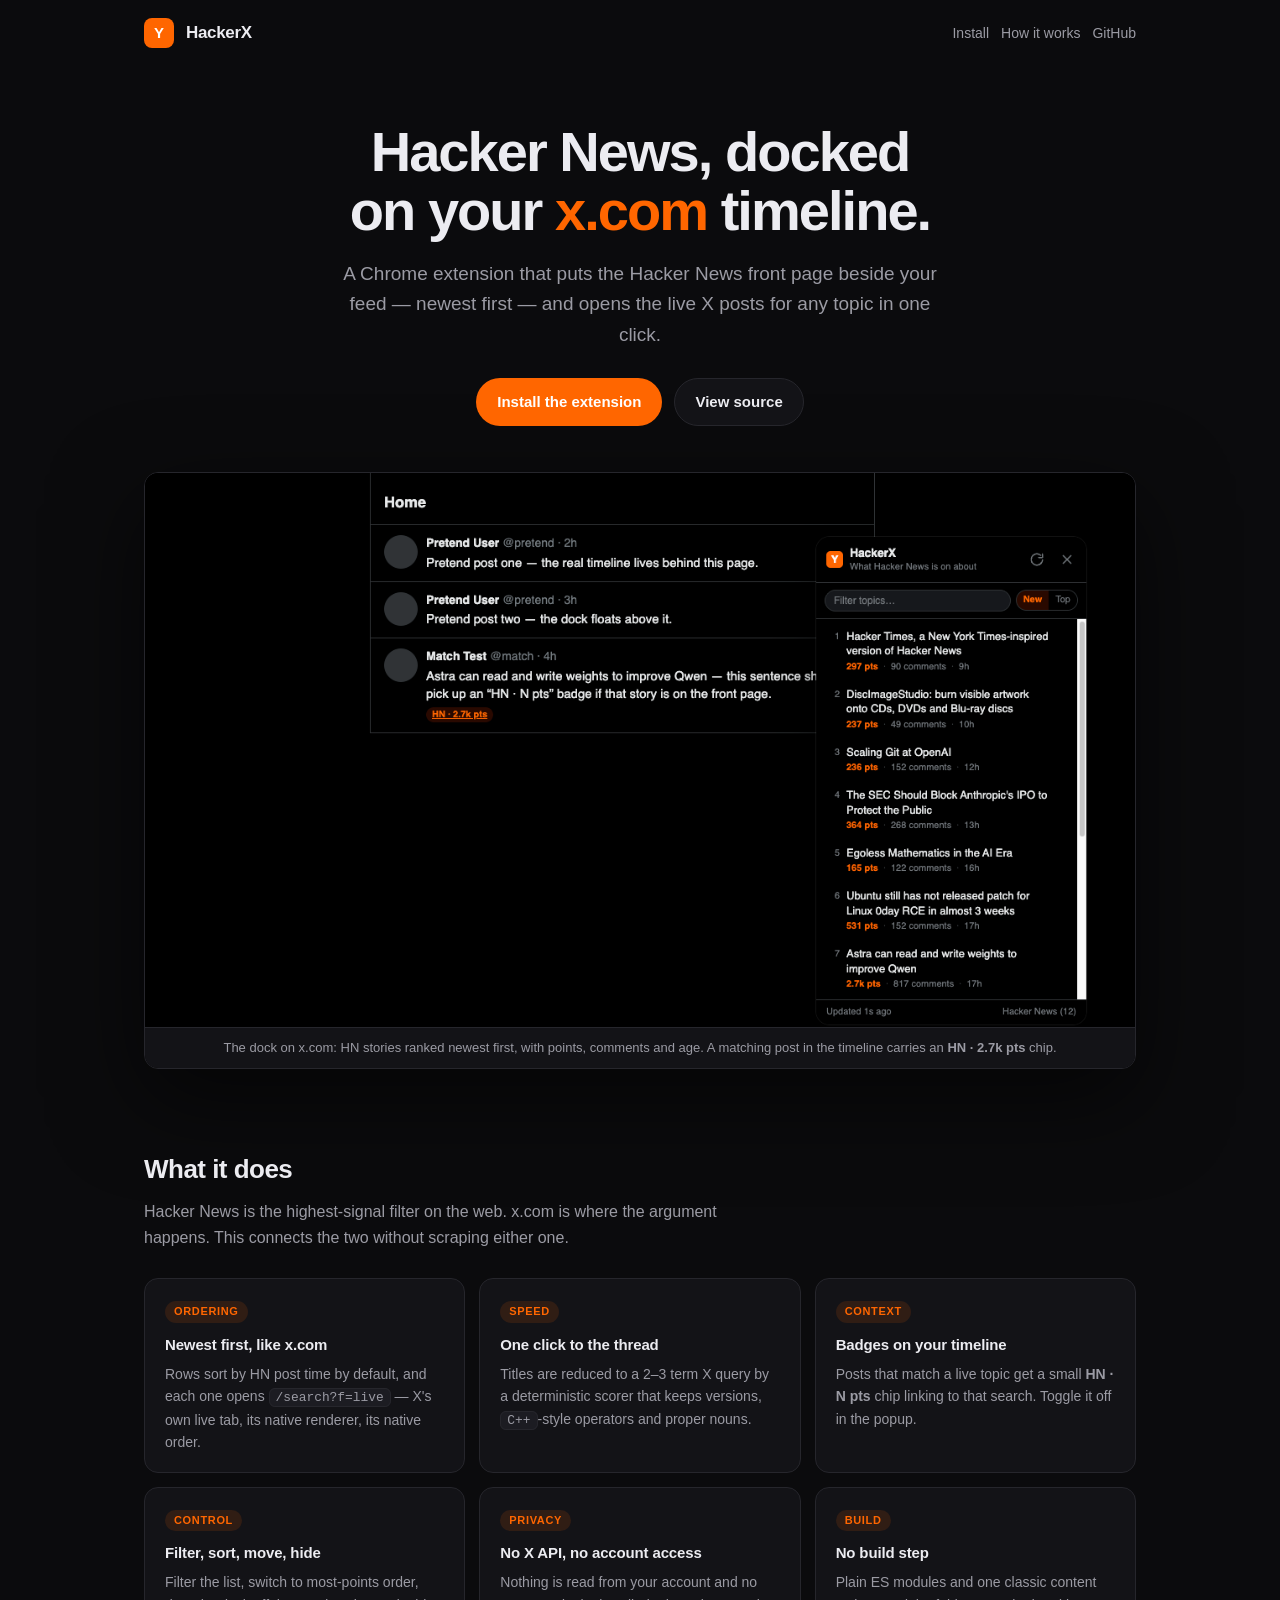
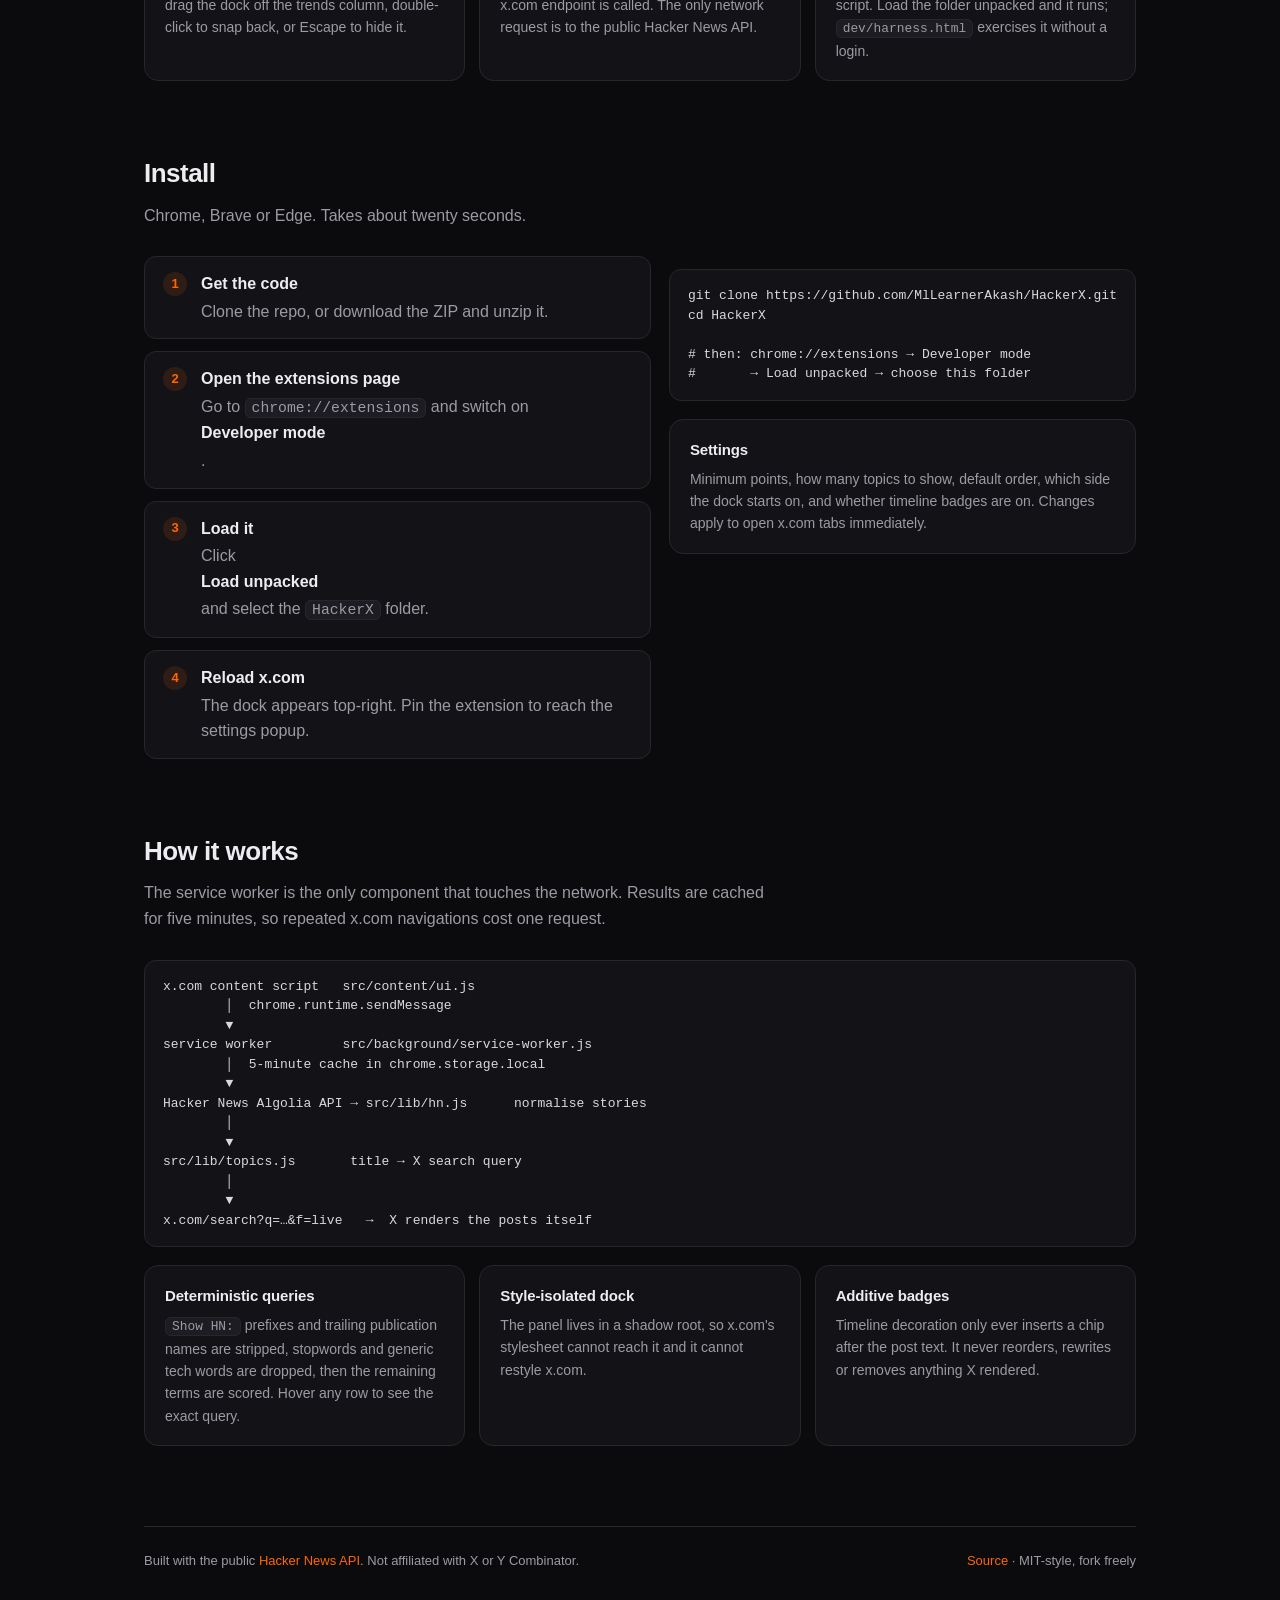
<file: docs/index.html>
<!DOCTYPE html>
<html lang="en">
  <head>
    <meta charset="utf-8" />
    <meta name="viewport" content="width=device-width, initial-scale=1" />
    <title>HackerX — Hacker News topics on x.com</title>
    <meta
      name="description"
      content="A Chrome extension that docks the Hacker News front page onto x.com, newest first, and jumps straight to the live posts for each topic."
    />
    <meta name="theme-color" content="#0b0b0d" />
    <meta property="og:title" content="HackerX — Hacker News topics on x.com" />
    <meta
      property="og:description"
      content="A Chrome extension that docks the Hacker News front page onto x.com, newest first, and jumps straight to the live posts for each topic."
    />
    <meta property="og:image" content="screenshot.png" />
    <link rel="icon" href="icon.png" />
    <style>
      :root {
        color-scheme: dark;
        --bg: #0b0b0d;
        --panel: #131317;
        --line: #26262c;
        --fg: #ececf1;
        --dim: #9b9ba4;
        --accent: #ff6600;
        --accent-soft: rgba(255, 102, 0, 0.12);
        --mono: ui-monospace, SFMono-Regular, "SF Mono", Menlo, Consolas, monospace;
      }
      * {
        box-sizing: border-box;
      }
      html {
        scroll-behavior: smooth;
      }
      body {
        margin: 0;
        background: var(--bg);
        color: var(--fg);
        font: 16px/1.6 -apple-system, BlinkMacSystemFont, "Segoe UI", Roboto, Helvetica, Arial, sans-serif;
        -webkit-font-smoothing: antialiased;
      }
      a {
        color: var(--accent);
        text-decoration: none;
      }
      a:hover {
        text-decoration: underline;
      }
      .wrap {
        max-width: 1040px;
        margin: 0 auto;
        padding: 0 24px;
      }
      nav {
        display: flex;
        align-items: center;
        gap: 12px;
        padding: 18px 0;
      }
      .mark {
        width: 30px;
        height: 30px;
        border-radius: 8px;
        background: var(--accent);
        color: #fff;
        font-weight: 800;
        display: grid;
        place-items: center;
        font-size: 15px;
        flex: none;
      }
      .name {
        font-weight: 750;
        letter-spacing: -0.02em;
        font-size: 17px;
      }
      nav .spacer {
        flex: 1;
      }
      nav a.link {
        color: var(--dim);
        font-size: 14px;
        font-weight: 500;
      }
      nav a.link:hover {
        color: var(--fg);
        text-decoration: none;
      }

      header.hero {
        padding: 56px 0 8px;
        text-align: center;
      }
      h1 {
        font-size: clamp(34px, 6vw, 56px);
        line-height: 1.06;
        letter-spacing: -0.035em;
        margin: 0 0 18px;
        font-weight: 800;
      }
      h1 em {
        font-style: normal;
        color: var(--accent);
      }
      .sub {
        font-size: clamp(16px, 2.2vw, 19px);
        color: var(--dim);
        max-width: 620px;
        margin: 0 auto 28px;
      }
      .cta {
        display: flex;
        gap: 12px;
        justify-content: center;
        flex-wrap: wrap;
      }
      .btn {
        display: inline-flex;
        align-items: center;
        gap: 8px;
        padding: 11px 20px;
        border-radius: 999px;
        font-weight: 650;
        font-size: 15px;
        border: 1px solid transparent;
      }
      .btn.primary {
        background: var(--accent);
        color: #fff;
      }
      .btn.primary:hover {
        background: #ff7a1f;
        text-decoration: none;
      }
      .btn.ghost {
        border-color: var(--line);
        color: var(--fg);
        background: var(--panel);
      }
      .btn.ghost:hover {
        border-color: #3a3a42;
        text-decoration: none;
      }
      .shot {
        margin: 46px 0 0;
        border-radius: 14px;
        overflow: hidden;
        border: 1px solid var(--line);
        box-shadow: 0 30px 90px rgba(0, 0, 0, 0.6);
        background: #000;
      }
      .shot img {
        display: block;
        width: 100%;
        height: auto;
      }
      .shot figcaption {
        padding: 10px 16px;
        color: var(--dim);
        font-size: 13px;
        border-top: 1px solid var(--line);
        background: var(--panel);
      }

      section {
        padding: 72px 0 0;
      }
      h2 {
        font-size: 26px;
        letter-spacing: -0.02em;
        margin: 0 0 8px;
      }
      .lede {
        color: var(--dim);
        margin: 0 0 28px;
        max-width: 640px;
      }
      .grid {
        display: grid;
        grid-template-columns: repeat(auto-fit, minmax(248px, 1fr));
        gap: 14px;
      }
      .card {
        background: var(--panel);
        border: 1px solid var(--line);
        border-radius: 14px;
        padding: 18px 20px;
      }
      .card h3 {
        margin: 0 0 6px;
        font-size: 15px;
        letter-spacing: -0.01em;
      }
      .card p {
        margin: 0;
        color: var(--dim);
        font-size: 14px;
      }
      .card .tag {
        display: inline-block;
        font-size: 11px;
        font-weight: 700;
        letter-spacing: 0.06em;
        text-transform: uppercase;
        color: var(--accent);
        background: var(--accent-soft);
        border-radius: 999px;
        padding: 2px 9px;
        margin-bottom: 10px;
      }

      ol.steps {
        counter-reset: step;
        list-style: none;
        padding: 0;
        margin: 0;
        display: grid;
        gap: 12px;
      }
      ol.steps li {
        counter-increment: step;
        position: relative;
        padding: 14px 18px 14px 56px;
        background: var(--panel);
        border: 1px solid var(--line);
        border-radius: 12px;
        color: var(--dim);
      }
      ol.steps li b {
        color: var(--fg);
        display: block;
        margin-bottom: 2px;
      }
      ol.steps li::before {
        content: counter(step);
        position: absolute;
        left: 18px;
        top: 15px;
        width: 24px;
        height: 24px;
        border-radius: 999px;
        background: var(--accent-soft);
        color: var(--accent);
        font-weight: 700;
        font-size: 13px;
        display: grid;
        place-items: center;
      }
      code {
        font-family: var(--mono);
        font-size: 0.92em;
        background: #1c1c22;
        border: 1px solid var(--line);
        border-radius: 6px;
        padding: 1px 6px;
      }
      pre {
        background: var(--panel);
        border: 1px solid var(--line);
        border-radius: 12px;
        padding: 16px 18px;
        overflow-x: auto;
        font-family: var(--mono);
        font-size: 13px;
        line-height: 1.5;
        color: #d8d8de;
      }
      pre code {
        background: none;
        border: 0;
        padding: 0;
        font-size: inherit;
      }
      .split {
        display: grid;
        grid-template-columns: 1.05fr 0.95fr;
        gap: 18px;
        align-items: start;
      }
      @media (max-width: 760px) {
        .split {
          grid-template-columns: 1fr;
        }
        header.hero {
          padding-top: 32px;
        }
      }
      footer {
        margin-top: 80px;
        border-top: 1px solid var(--line);
        padding: 24px 0 40px;
        color: var(--dim);
        font-size: 13px;
        display: flex;
        gap: 16px;
        flex-wrap: wrap;
        justify-content: space-between;
      }
    </style>
  </head>
  <body>
    <div class="wrap">
      <nav>
        <div class="mark">Y</div>
        <div class="name">HackerX</div>
        <div class="spacer"></div>
        <a class="link" href="#install">Install</a>
        <a class="link" href="#how">How it works</a>
        <a class="link" href="https://github.com/MlLearnerAkash/HackerX">GitHub</a>
      </nav>

      <header class="hero">
        <h1>Hacker News, docked<br />on your <em>x.com</em> timeline.</h1>
        <p class="sub">
          A Chrome extension that puts the Hacker News front page beside your feed — newest first —
          and opens the live X posts for any topic in one click.
        </p>
        <div class="cta">
          <a class="btn primary" href="#install">Install the extension</a>
          <a class="btn ghost" href="https://github.com/MlLearnerAkash/HackerX">View source</a>
        </div>

        <figure class="shot">
          <img src="screenshot.png" alt="The HackerX dock on an x.com timeline, listing Hacker News stories with points and comment counts." />
          <figcaption>
            The dock on x.com: HN stories ranked newest first, with points, comments and age. A matching
            post in the timeline carries an <b>HN · 2.7k pts</b> chip.
          </figcaption>
        </figure>
      </header>

      <section id="features">
        <h2>What it does</h2>
        <p class="lede">
          Hacker News is the highest-signal filter on the web. x.com is where the argument happens. This
          connects the two without scraping either one.
        </p>
        <div class="grid">
          <div class="card">
            <span class="tag">Ordering</span>
            <h3>Newest first, like x.com</h3>
            <p>
              Rows sort by HN post time by default, and each one opens
              <code>/search?f=live</code> — X's own live tab, its native renderer, its native order.
            </p>
          </div>
          <div class="card">
            <span class="tag">Speed</span>
            <h3>One click to the thread</h3>
            <p>
              Titles are reduced to a 2–3 term X query by a deterministic scorer that keeps versions,
              <code>C++</code>-style operators and proper nouns.
            </p>
          </div>
          <div class="card">
            <span class="tag">Context</span>
            <h3>Badges on your timeline</h3>
            <p>
              Posts that match a live topic get a small <b>HN · N pts</b> chip linking to that search.
              Toggle it off in the popup.
            </p>
          </div>
          <div class="card">
            <span class="tag">Control</span>
            <h3>Filter, sort, move, hide</h3>
            <p>
              Filter the list, switch to most-points order, drag the dock off the trends column,
              double-click to snap back, or Escape to hide it.
            </p>
          </div>
          <div class="card">
            <span class="tag">Privacy</span>
            <h3>No X API, no account access</h3>
            <p>
              Nothing is read from your account and no x.com endpoint is called. The only network
              request is to the public Hacker News API.
            </p>
          </div>
          <div class="card">
            <span class="tag">Build</span>
            <h3>No build step</h3>
            <p>
              Plain ES modules and one classic content script. Load the folder unpacked and it runs;
              <code>dev/harness.html</code> exercises it without a login.
            </p>
          </div>
        </div>
      </section>

      <section id="install">
        <h2>Install</h2>
        <p class="lede">Chrome, Brave or Edge. Takes about twenty seconds.</p>
        <div class="split">
          <ol class="steps">
            <li>
              <b>Get the code</b>
              Clone the repo, or download the ZIP and unzip it.
            </li>
            <li>
              <b>Open the extensions page</b>
              Go to <code>chrome://extensions</code> and switch on <b>Developer mode</b>.
            </li>
            <li>
              <b>Load it</b>
              Click <b>Load unpacked</b> and select the <code>HackerX</code> folder.
            </li>
            <li>
              <b>Reload x.com</b>
              The dock appears top-right. Pin the extension to reach the settings popup.
            </li>
          </ol>
          <div>
            <pre><code>git clone https://github.com/MlLearnerAkash/HackerX.git
cd HackerX

# then: chrome://extensions → Developer mode
#       → Load unpacked → choose this folder</code></pre>
            <div class="card" style="margin-top: 18px">
              <h3>Settings</h3>
              <p>
                Minimum points, how many topics to show, default order, which side the dock starts on,
                and whether timeline badges are on. Changes apply to open x.com tabs immediately.
              </p>
            </div>
          </div>
        </div>
      </section>

      <section id="how">
        <h2>How it works</h2>
        <p class="lede">
          The service worker is the only component that touches the network. Results are cached for five
          minutes, so repeated x.com navigations cost one request.
        </p>
        <pre><code>x.com content script   src/content/ui.js
        │  chrome.runtime.sendMessage
        ▼
service worker         src/background/service-worker.js
        │  5-minute cache in chrome.storage.local
        ▼
Hacker News Algolia API → src/lib/hn.js      normalise stories
        │
        ▼
src/lib/topics.js       title → X search query
        │
        ▼
x.com/search?q=…&amp;f=live   →  X renders the posts itself</code></pre>
        <div class="grid" style="margin-top: 18px">
          <div class="card">
            <h3>Deterministic queries</h3>
            <p>
              <code>Show HN:</code> prefixes and trailing publication names are stripped, stopwords and
              generic tech words are dropped, then the remaining terms are scored. Hover any row to see
              the exact query.
            </p>
          </div>
          <div class="card">
            <h3>Style-isolated dock</h3>
            <p>
              The panel lives in a shadow root, so x.com's stylesheet cannot reach it and it cannot
              restyle x.com.
            </p>
          </div>
          <div class="card">
            <h3>Additive badges</h3>
            <p>
              Timeline decoration only ever inserts a chip after the post text. It never reorders,
              rewrites or removes anything X rendered.
            </p>
          </div>
        </div>
      </section>

      <footer>
        <span>Built with the public <a href="https://hn.algolia.com/api">Hacker News API</a>. Not affiliated with X or Y Combinator.</span>
        <span><a href="https://github.com/MlLearnerAkash/HackerX">Source</a> · MIT-style, fork freely</span>
      </footer>
    </div>
  </body>
</html>
</file>
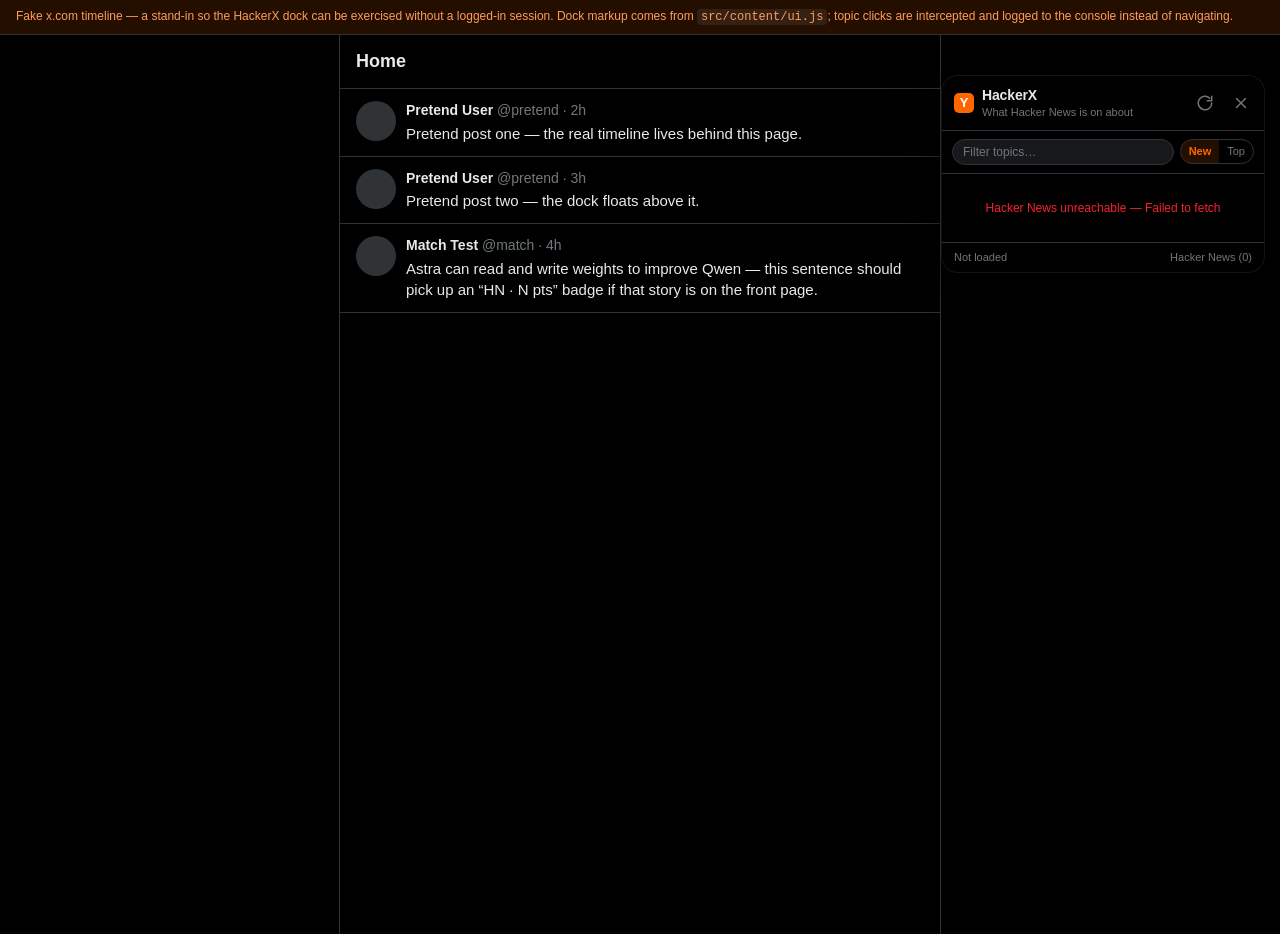
<file: dev/harness.html>
<!DOCTYPE html>
<html lang="en" data-theme="dark">
  <head>
    <meta charset="utf-8" />
    <meta name="viewport" content="width=device-width, initial-scale=1" />
    <title>HackerX dev harness</title>
    <style>
      :root {
        color-scheme: dark;
      }
      body {
        margin: 0;
        min-height: 100vh;
        background: #000;
        color: #e7e9ea;
        font: 15px/1.4 -apple-system, "Segoe UI", Roboto, Helvetica, Arial, sans-serif;
      }
      .notice {
        position: sticky;
        top: 0;
        z-index: 5;
        padding: 8px 16px;
        background: rgba(255, 102, 0, 0.14);
        border-bottom: 1px solid #2f3336;
        color: #ff9c5b;
        font-size: 12px;
      }
      .notice code {
        background: rgba(255, 255, 255, 0.08);
        padding: 1px 4px;
        border-radius: 4px;
      }
      main {
        max-width: 600px;
        margin: 0 auto;
        border-left: 1px solid #2f3336;
        border-right: 1px solid #2f3336;
        min-height: 100vh;
      }
      h1 {
        font-size: 18px;
        margin: 0;
        padding: 14px 16px;
        border-bottom: 1px solid #2f3336;
      }
      article[data-testid="tweet"] {
        display: flex;
        gap: 10px;
        padding: 12px 16px;
        border-bottom: 1px solid #2f3336;
      }
      .avatar {
        width: 40px;
        height: 40px;
        border-radius: 999px;
        background: #2f3336;
        flex: none;
      }
      .who {
        color: #71787d;
        font-size: 14px;
      }
      .who b {
        color: #e7e9ea;
        font-weight: 700;
      }
      [data-testid="tweetText"] {
        margin-top: 2px;
        white-space: pre-wrap;
      }
    </style>
  </head>
  <body>
    <div class="notice">
      Fake x.com timeline — a stand-in so the HackerX dock can be exercised without a
      logged-in session. Dock markup comes from <code>src/content/ui.js</code>; topic
      clicks are intercepted and logged to the console instead of navigating.
    </div>
    <main>
      <h1>Home</h1>

      <article data-testid="tweet">
        <div class="avatar"></div>
        <div>
          <div class="who"><b>Pretend User</b> @pretend · 2h</div>
          <div data-testid="tweetText">Pretend post one — the real timeline lives behind this page.</div>
        </div>
      </article>

      <article data-testid="tweet">
        <div class="avatar"></div>
        <div>
          <div class="who"><b>Pretend User</b> @pretend · 3h</div>
          <div data-testid="tweetText">Pretend post two — the dock floats above it.</div>
        </div>
      </article>

      <article data-testid="tweet">
        <div class="avatar"></div>
        <div>
          <div class="who"><b>Match Test</b> @match · 4h</div>
          <div data-testid="tweetText">Astra can read and write weights to improve Qwen — this sentence should pick up an “HN · N pts” badge if that story is on the front page.</div>
        </div>
      </article>
    </main>

    <script src="../src/content/ui.js"></script>
  </body>
</html>
</file>
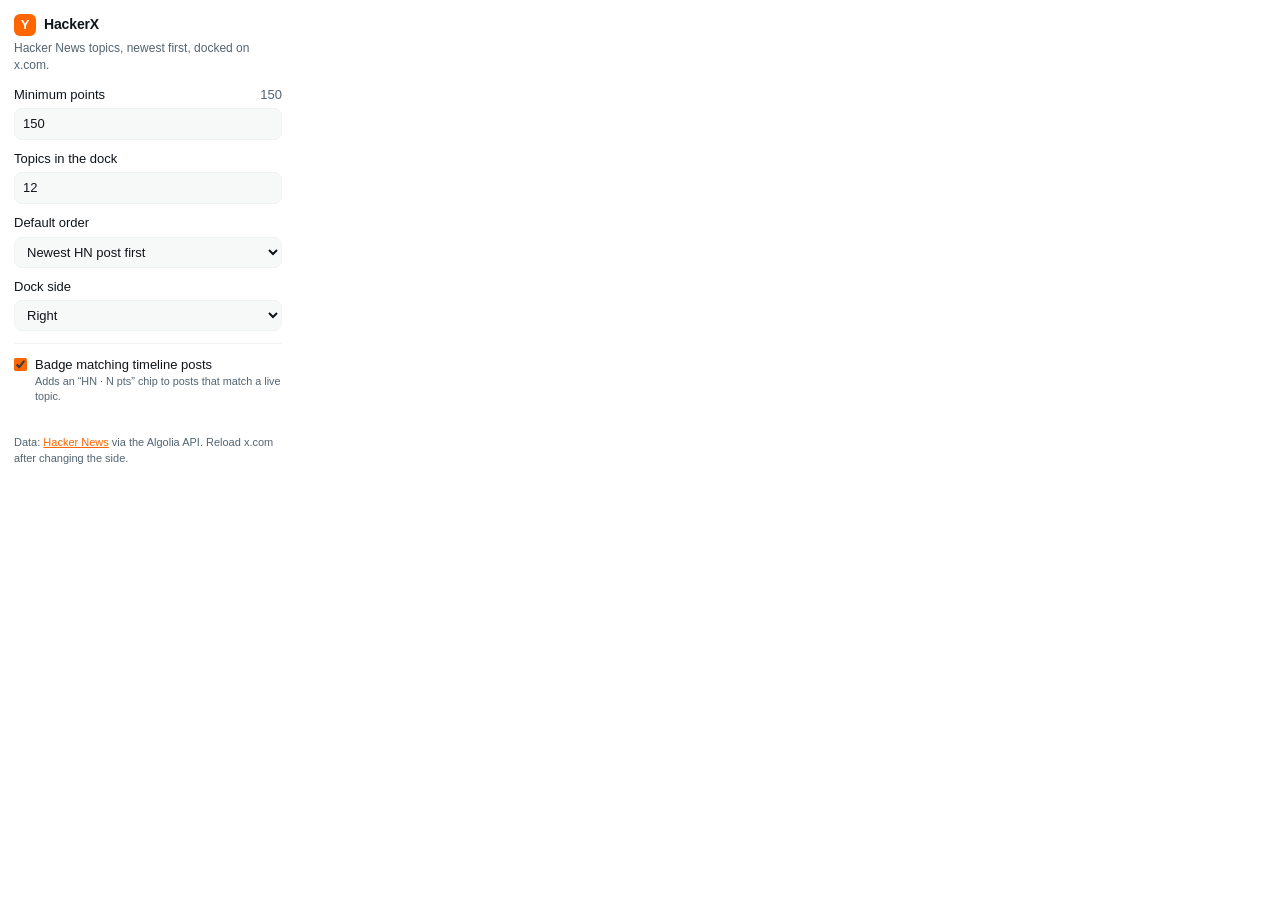
<file: src/popup/popup.html>
<!DOCTYPE html>
<html lang="en">
  <head>
    <meta charset="utf-8" />
    <title>HackerX</title>
    <style>
      :root {
        color-scheme: light dark;
        --bg: #ffffff;
        --fg: #0f1419;
        --dim: #536471;
        --line: #eff3f4;
        --accent: #ff6600;
        --field: #f7f9f9;
      }
      @media (prefers-color-scheme: dark) {
        :root {
          --bg: #000000;
          --fg: #e7e9ea;
          --dim: #71787d;
          --line: #2f3336;
          --field: #16181c;
        }
      }
      * { box-sizing: border-box; }
      body {
        margin: 0;
        width: 296px;
        padding: 14px;
        background: var(--bg);
        color: var(--fg);
        font: 13px/1.4 -apple-system, "Segoe UI", Roboto, Helvetica, Arial, sans-serif;
      }
      header { display: flex; align-items: center; gap: 8px; margin-bottom: 4px; }
      .logo {
        width: 22px; height: 22px; border-radius: 6px; background: var(--accent);
        color: #fff; font-weight: 700; display: grid; place-items: center; font-size: 13px;
      }
      h1 { font-size: 14px; margin: 0; letter-spacing: -0.01em; }
      p.lede { color: var(--dim); margin: 0 0 12px; font-size: 12px; }
      label { display: block; margin-bottom: 10px; }
      .label-row { display: flex; justify-content: space-between; align-items: baseline; }
      .label-row span { color: var(--dim); }
      input[type="number"], select {
        width: 100%;
        margin-top: 4px;
        padding: 6px 8px;
        border: 1px solid var(--line);
        border-radius: 8px;
        background: var(--field);
        color: var(--fg);
        font: inherit;
      }
      .check { display: flex; gap: 8px; align-items: flex-start; }
      .check input { margin: 2px 0 0; accent-color: var(--accent); }
      .check small { display: block; color: var(--dim); }
      hr { border: 0; border-top: 1px solid var(--line); margin: 12px 0; }
      #status { color: var(--accent); font-size: 12px; min-height: 15px; }
      footer { color: var(--dim); font-size: 11px; margin-top: 6px; }
      a { color: var(--accent); }
    </style>
  </head>
  <body>
    <header>
      <div class="logo">Y</div>
      <h1>HackerX</h1>
    </header>
    <p class="lede">Hacker News topics, newest first, docked on x.com.</p>

    <label>
      <span class="label-row">Minimum points <span id="pts-hint">150</span></span>
      <input id="minPoints" type="number" min="0" max="5000" step="50" />
    </label>

    <label>
      <span class="label-row">Topics in the dock <span></span></span>
      <input id="maxTopics" type="number" min="3" max="40" step="1" />
    </label>

    <label>
      <span class="label-row">Default order <span></span></span>
      <select id="sort">
        <option value="new">Newest HN post first</option>
        <option value="top">Most points first</option>
      </select>
    </label>

    <label>
      <span class="label-row">Dock side <span></span></span>
      <select id="side">
        <option value="right">Right</option>
        <option value="left">Left</option>
      </select>
    </label>

    <hr />

    <label class="check">
      <input id="highlight" type="checkbox" />
      <span>
        Badge matching timeline posts
        <small>Adds an “HN · N pts” chip to posts that match a live topic.</small>
      </span>
    </label>

    <div id="status"></div>
    <footer>Data: <a href="https://news.ycombinator.com/" target="_blank" rel="noopener">Hacker News</a> via the Algolia API. Reload x.com after changing the side.</footer>

    <script src="popup.js"></script>
  </body>
</html>
</file>
